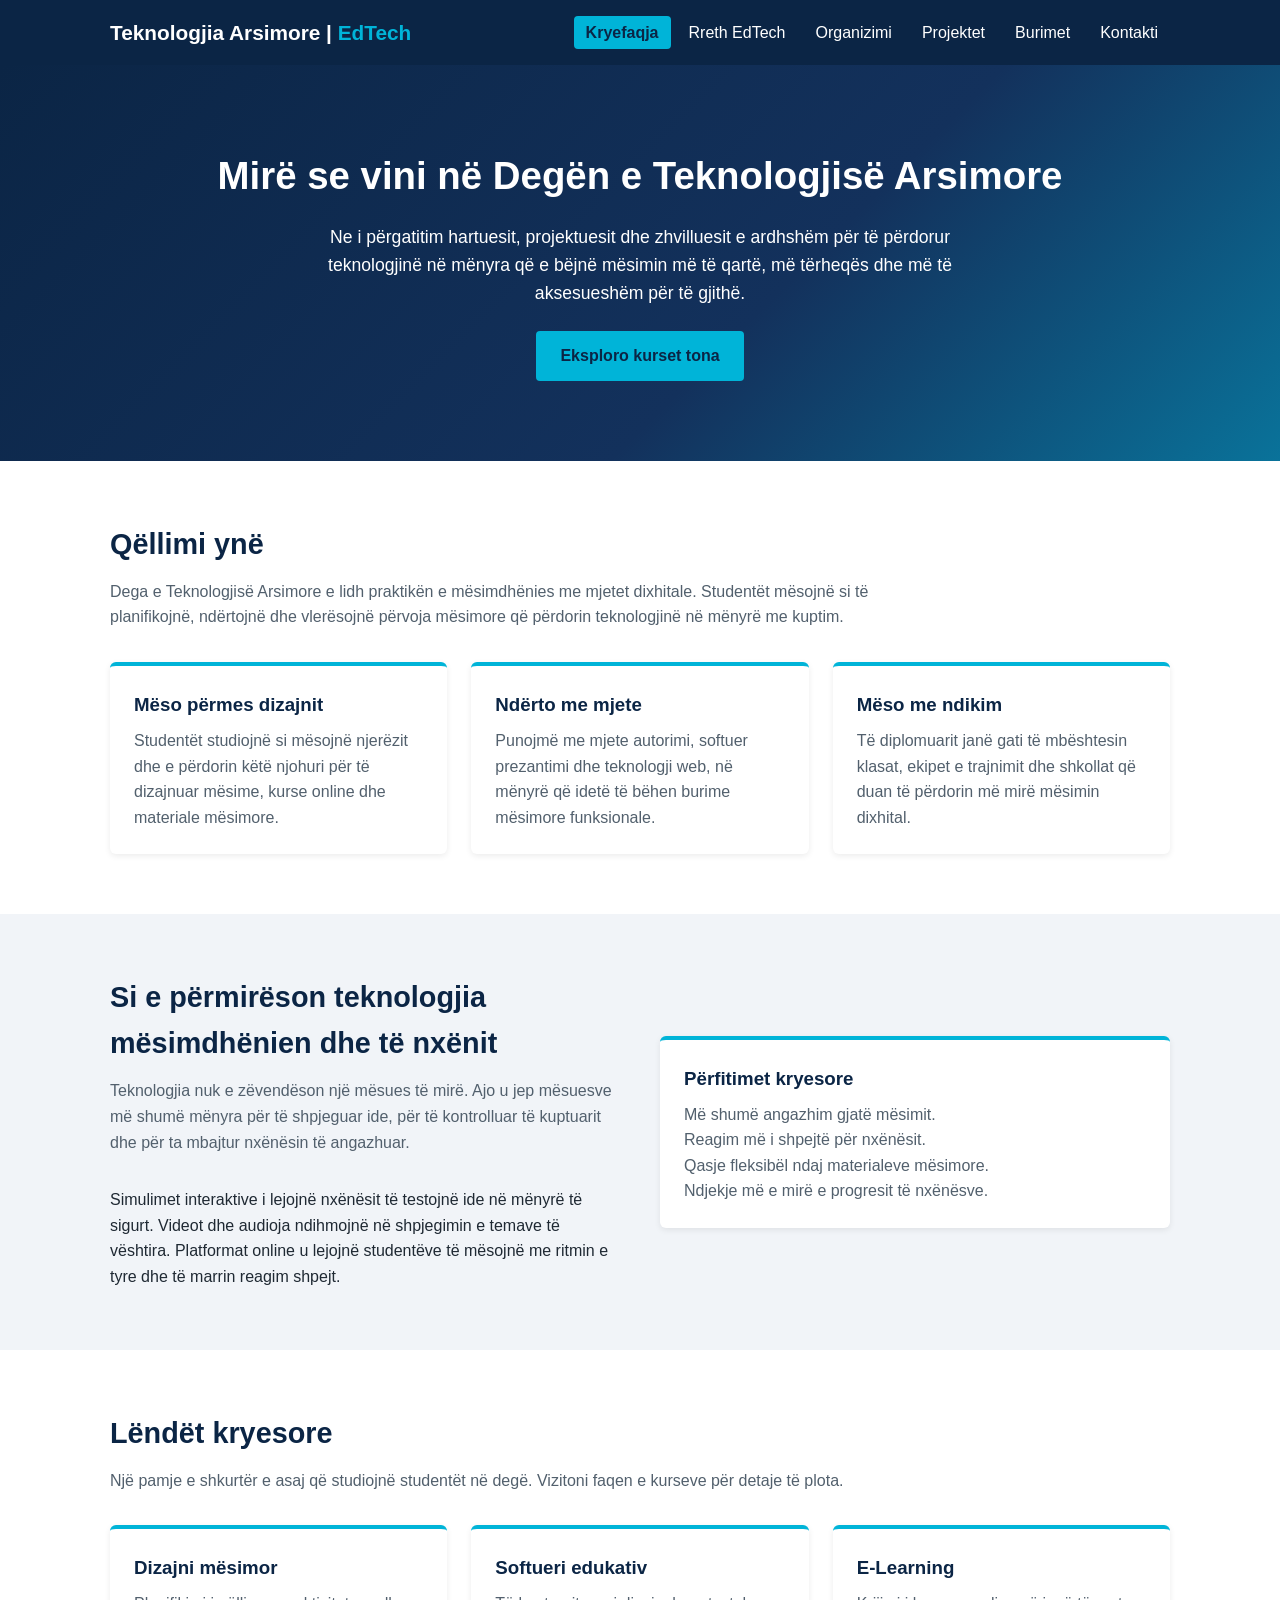
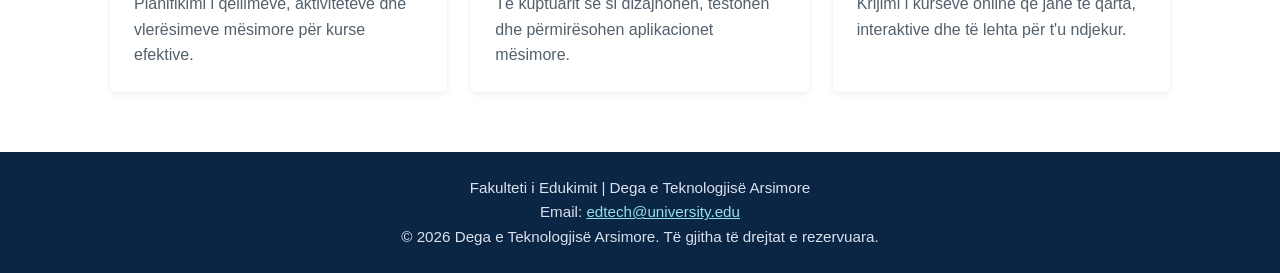
<file: index.html>
<!DOCTYPE html>
<html lang="sq">
<head>
  <meta charset="UTF-8">
  <meta name="viewport" content="width=device-width, initial-scale=1.0">
  <title>Kryefaqja | Teknologjia Arsimore | EdTech</title>
  <link rel="stylesheet" href="style.css">
</head>
<body>

  <!-- Shiriti i navigimit -->
  <header class="site-header">
    <nav class="navbar">
      <a href="index.html" class="site-title">Teknologjia Arsimore | <span>EdTech</span></a>
      <ul class="nav-links">
        <li><a href="index.html" class="active">Kryefaqja</a></li>
        <li><a href="about.html">Rreth EdTech</a></li>
        <li><a href="programi.html">Organizimi</a></li>
        <li><a href="projects.html">Projektet</a></li>
        <li><a href="resources.html">Burimet</a></li>
        <li><a href="contact.html">Kontakti</a></li>
      </ul>
    </nav>
  </header>

  <main>

   
    <section class="hero">
      <h1>Mirë se vini në Degën e Teknologjisë Arsimore</h1>
      <p>
        Ne i përgatitim hartuesit, projektuesit dhe zhvilluesit e ardhshëm për të
        përdorur teknologjinë në mënyra që e bëjnë mësimin më të qartë, më tërheqës
        dhe më të aksesueshëm për të gjithë.
      </p>
      <a href="courses.html" class="button">Eksploro kurset tona</a>
    </section>

    
    <section class="section">
      <div class="container">
        <h2 class="section-title">Qëllimi ynë</h2>
        <p class="section-intro">
          Dega e Teknologjisë Arsimore e lidh praktikën e mësimdhënies me mjetet dixhitale.
          Studentët mësojnë si të planifikojnë, ndërtojnë dhe vlerësojnë përvoja mësimore
          që përdorin teknologjinë në mënyrë me kuptim.
        </p>

        <div class="card-grid">
          <div class="card">
            <h3>Mëso përmes dizajnit</h3>
            <p>
              Studentët studiojnë si mësojnë njerëzit dhe e përdorin këtë njohuri
              për të dizajnuar mësime, kurse online dhe materiale mësimore.
            </p>
          </div>
          <div class="card">
            <h3>Ndërto me mjete</h3>
            <p>
              Punojmë me mjete autorimi, softuer prezantimi dhe teknologji web,
              në mënyrë që idetë të bëhen burime mësimore funksionale.
            </p>
          </div>
          <div class="card">
            <h3>Mëso me ndikim</h3>
            <p>
              Të diplomuarit janë gati të mbështesin klasat, ekipet e trajnimit
              dhe shkollat që duan të përdorin më mirë mësimin dixhital.
            </p>
          </div>
        </div>
      </div>
    </section>


    <section class="section section-gray">
      <div class="container split">
        <div>
          <h2 class="section-title">Si e përmirëson teknologjia mësimdhënien dhe të nxënit</h2>
          <p class="section-intro">
            Teknologjia nuk e zëvendëson një mësues të mirë. Ajo u jep mësuesve
            më shumë mënyra për të shpjeguar ide, për të kontrolluar të kuptuarit
            dhe për ta mbajtur nxënësin të angazhuar.
          </p>
          <p>
            Simulimet interaktive i lejojnë nxënësit të testojnë ide në mënyrë të sigurt.
            Videot dhe audioja ndihmojnë në shpjegimin e temave të vështira. Platformat
            online u lejojnë studentëve të mësojnë me ritmin e tyre dhe të marrin
            reagim shpejt.
          </p>
        </div>
        <div class="card">
          <h3>Përfitimet kryesore</h3>
          <p>Më shumë angazhim gjatë mësimit.</p>
          <p>Reagim më i shpejtë për nxënësit.</p>
          <p>Qasje fleksibël ndaj materialeve mësimore.</p>
          <p>Ndjekje më e mirë e progresit të nxënësve.</p>
        </div>
      </div>
    </section>

    <!-- Pamje e lëndëve -->
    <section class="section">
      <div class="container">
        <h2 class="section-title">Lëndët kryesore</h2>
        <p class="section-intro">
          Një pamje e shkurtër e asaj që studiojnë studentët në degë.
          Vizitoni faqen e kurseve për detaje të plota.
        </p>

        <div class="card-grid">
          <div class="card">
            <h3>Dizajni mësimor</h3>
            <p>Planifikimi i qëllimeve, aktiviteteve dhe vlerësimeve mësimore për kurse efektive.</p>
          </div>
          <div class="card">
            <h3>Softueri edukativ</h3>
            <p>Të kuptuarit se si dizajnohen, testohen dhe përmirësohen aplikacionet mësimore.</p>
          </div>
          <div class="card">
            <h3>E-Learning</h3>
            <p>Krijimi i kurseve online që janë të qarta, interaktive dhe të lehta për t'u ndjekur.</p>
          </div>
        </div>
      </div>
    </section>

  </main>

  
  <footer class="site-footer">
    <p>Fakulteti i Edukimit | Dega e Teknologjisë Arsimore</p>
    <p>Email: <a href="mailto:edtech@university.edu">edtech@university.edu</a></p>
    <p>&copy; 2026 Dega e Teknologjisë Arsimore. Të gjitha të drejtat e rezervuara.</p>
  </footer>

</body>
</html>
</file>
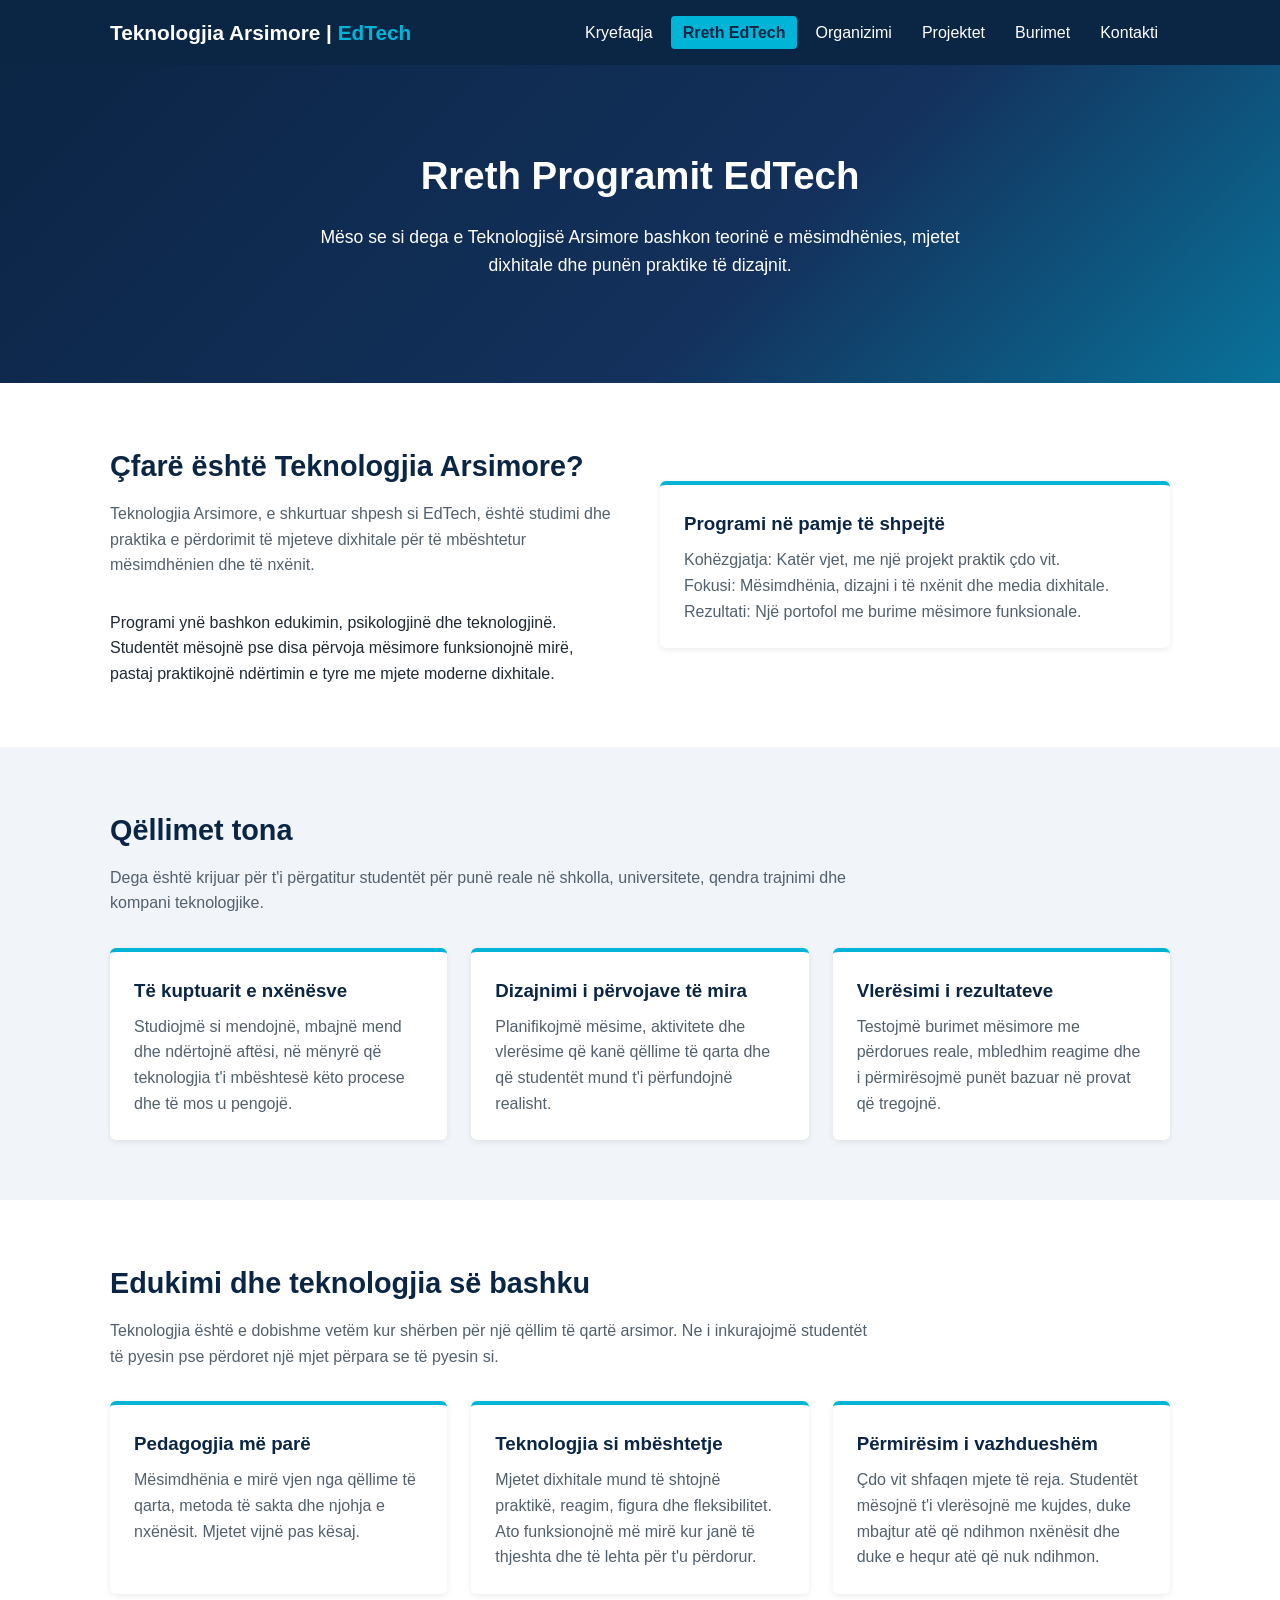
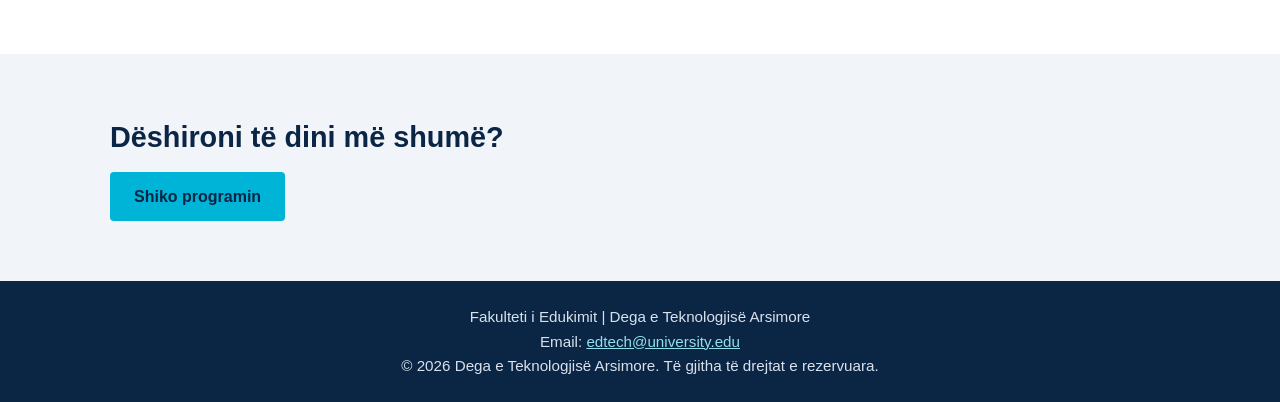
<file: about.html>
<!DOCTYPE html>
<html lang="sq">
<head>
  <meta charset="UTF-8">
  <meta name="viewport" content="width=device-width, initial-scale=1.0">
  <title>Rreth EdTech | Teknologjia Arsimore | EdTech</title>
  <link rel="stylesheet" href="style.css">
</head>
<body>

  <header class="site-header">
    <nav class="navbar">
      <a href="index.html" class="site-title">Teknologjia Arsimore | <span>EdTech</span></a>
      <ul class="nav-links">
        <li><a href="index.html">Kryefaqja</a></li>
        <li><a href="about.html" class="active">Rreth EdTech</a></li>
        <li><a href="programi.html">Organizimi</a></li>
        <li><a href="projects.html">Projektet</a></li>
        <li><a href="resources.html">Burimet</a></li>
        <li><a href="contact.html">Kontakti</a></li>
      </ul>
    </nav>
  </header>

  <main>

    <section class="hero">
      <h1>Rreth Programit EdTech</h1>
      <p>
        Mëso se si dega e Teknologjisë Arsimore bashkon teorinë e mësimdhënies,
        mjetet dixhitale dhe punën praktike të dizajnit.
      </p>
    </section>

    <section class="section">
      <div class="container split">
        <div>
          <h2 class="section-title">Çfarë është Teknologjia Arsimore?</h2>
          <p class="section-intro">
            Teknologjia Arsimore, e shkurtuar shpesh si EdTech, është studimi dhe
            praktika e përdorimit të mjeteve dixhitale për të mbështetur mësimdhënien
            dhe të nxënit.
          </p>
          <p>
            Programi ynë bashkon edukimin, psikologjinë dhe teknologjinë. Studentët
            mësojnë pse disa përvoja mësimore funksionojnë mirë, pastaj praktikojnë
            ndërtimin e tyre me mjete moderne dixhitale.
          </p>
        </div>
        <div class="card">
          <h3>Programi në pamje të shpejtë</h3>
          <p>Kohëzgjatja: Katër vjet, me një projekt praktik çdo vit.</p>
          <p>Fokusi: Mësimdhënia, dizajni i të nxënit dhe media dixhitale.</p>
          <p>Rezultati: Një portofol me burime mësimore funksionale.</p>
        </div>
      </div>
    </section>

    <section class="section section-gray">
      <div class="container">
        <h2 class="section-title">Qëllimet tona</h2>
        <p class="section-intro">
          Dega është krijuar për t'i përgatitur studentët për punë reale në shkolla,
          universitete, qendra trajnimi dhe kompani teknologjike.
        </p>

        <div class="card-grid">
          <div class="card">
            <h3>Të kuptuarit e nxënësve</h3>
            <p>
              Studiojmë si mendojnë, mbajnë mend dhe ndërtojnë aftësi, në mënyrë
              që teknologjia t'i mbështesë këto procese dhe të mos u pengojë.
            </p>
          </div>
          <div class="card">
            <h3>Dizajnimi i përvojave të mira</h3>
            <p>
              Planifikojmë mësime, aktivitete dhe vlerësime që kanë qëllime të qarta
              dhe që studentët mund t'i përfundojnë realisht.
            </p>
          </div>
          <div class="card">
            <h3>Vlerësimi i rezultateve</h3>
            <p>
              Testojmë burimet mësimore me përdorues reale, mbledhim reagime dhe
              i përmirësojmë punët bazuar në provat që tregojnë.
            </p>
          </div>
        </div>
      </div>
    </section>

    <section class="section">
      <div class="container">
        <h2 class="section-title">Edukimi dhe teknologjia së bashku</h2>
        <p class="section-intro">
          Teknologjia është e dobishme vetëm kur shërben për një qëllim të qartë arsimor.
          Ne i inkurajojmë studentët të pyesin pse përdoret një mjet përpara se të pyesin si.
        </p>

        <div class="card-grid">
          <div class="card">
            <h3>Pedagogjia më parë</h3>
            <p>
              Mësimdhënia e mirë vjen nga qëllime të qarta, metoda të sakta dhe njohja
              e nxënësit. Mjetet vijnë pas kësaj.
            </p>
          </div>
          <div class="card">
            <h3>Teknologjia si mbështetje</h3>
            <p>
              Mjetet dixhitale mund të shtojnë praktikë, reagim, figura dhe fleksibilitet.
              Ato funksionojnë më mirë kur janë të thjeshta dhe të lehta për t'u përdorur.
            </p>
          </div>
          <div class="card">
            <h3>Përmirësim i vazhdueshëm</h3>
            <p>
              Çdo vit shfaqen mjete të reja. Studentët mësojnë t'i vlerësojnë me kujdes,
              duke mbajtur atë që ndihmon nxënësit dhe duke e hequr atë që nuk ndihmon.
            </p>
          </div>
        </div>
      </div>
    </section>

    <section class="section section-gray">
      <div class="container">
        <h2 class="section-title">Dëshironi të dini më shumë?</h2>
        
        <a href="programi.html" class="button">Shiko programin</a>
      </div>
    </section>

  </main>


  <footer class="site-footer">
    <p>Fakulteti i Edukimit | Dega e Teknologjisë Arsimore</p>
    <p>Email: <a href="mailto:edtech@university.edu">edtech@university.edu</a></p>
    <p>&copy; 2026 Dega e Teknologjisë Arsimore. Të gjitha të drejtat e rezervuara.</p>
  </footer>

</body>
</html>
</file>
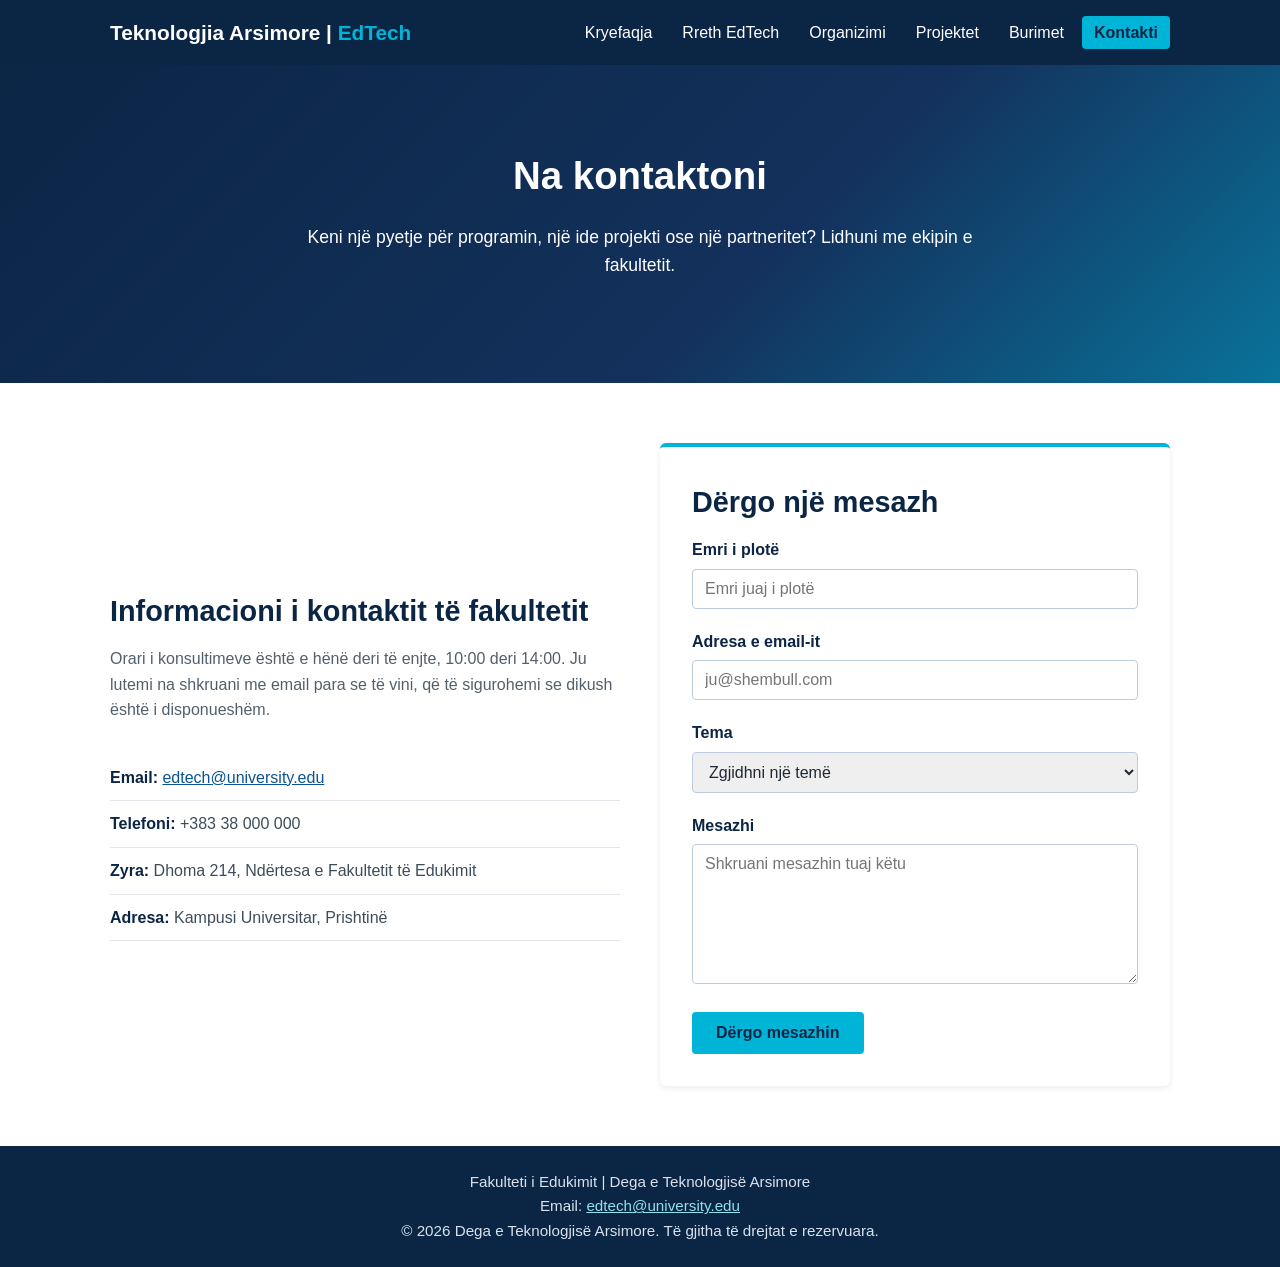
<file: contact.html>
<!DOCTYPE html>
<html lang="sq">
<head>
  <meta charset="UTF-8">
  <meta name="viewport" content="width=device-width, initial-scale=1.0">
  <title>Kontakti | Teknologjia Arsimore | EdTech</title>
  <link rel="stylesheet" href="style.css">
</head>
<body>

  
  <header class="site-header">
    <nav class="navbar">
      <a href="index.html" class="site-title">Teknologjia Arsimore | <span>EdTech</span></a>
      <ul class="nav-links">
        <li><a href="index.html">Kryefaqja</a></li>
        <li><a href="about.html">Rreth EdTech</a></li>
        <li><a href="programi.html">Organizimi</a></li>
        <li><a href="projects.html">Projektet</a></li>
        <li><a href="resources.html">Burimet</a></li>
        <li><a href="contact.html" class="active">Kontakti</a></li>
      </ul>
    </nav>
  </header>

  <main>

  
    <section class="hero">
      <h1>Na kontaktoni</h1>
      <p>
        Keni një pyetje për programin, një ide projekti ose një partneritet?
        Lidhuni me ekipin e fakultetit.
      </p>
    </section>


    <section class="section">
      <div class="container split">

        <div>
          <h2 class="section-title">Informacioni i kontaktit të fakultetit</h2>
          <p class="section-intro">
            Orari i konsultimeve është e hënë deri të enjte, 10:00 deri 14:00. Ju lutemi
            na shkruani me email para se të vini, që të sigurohemi se dikush është i disponueshëm.
          </p>

          <ul class="contact-list">
            
            <li><strong>Email:</strong> <a href="mailto:edtech@university.edu">edtech@university.edu</a></li>
            <li><strong>Telefoni:</strong> +383 38 000 000</li>
            <li><strong>Zyra:</strong> Dhoma 214, Ndërtesa e Fakultetit të Edukimit</li>
            <li><strong>Adresa:</strong> Kampusi Universitar, Prishtinë</li>
          </ul>
        </div>

        <div class="form-box">
          <h2 class="section-title">Dërgo një mesazh</h2>

          <form action="contact.html" method="post">

            <div class="form-group">
              <label for="full-name">Emri i plotë</label>
              <input type="text" id="full-name" name="full_name" placeholder="Emri juaj i plotë" required>
            </div>

            <div class="form-group">
              <label for="email">Adresa e email-it</label>
              <input type="email" id="email" name="email" placeholder="ju@shembull.com" required>
            </div>

            <div class="form-group">
              <label for="topic">Tema</label>
              <select id="topic" name="topic">
                <option value="">Zgjidhni një temë</option>
                <option value="admissions">Pranimi</option>
                <option value="projects">Partneritet për projekte</option>
                <option value="other">Tjetër</option>
              </select>
            </div>

            <div class="form-group">
              <label for="message">Mesazhi</label>
              <textarea id="message" name="message" placeholder="Shkruani mesazhin tuaj këtu" required></textarea>
            </div>

            <button type="submit" class="button">Dërgo mesazhin</button>

          </form>
        </div>

      </div>
    </section>

  </main>

 
  <footer class="site-footer">
    <p>Fakulteti i Edukimit | Dega e Teknologjisë Arsimore</p>
    <p>Email: <a href="mailto:edtech@university.edu">edtech@university.edu</a></p>
    <p>&copy; 2026 Dega e Teknologjisë Arsimore. Të gjitha të drejtat e rezervuara.</p>
  </footer>

</body>
</html>
</file>
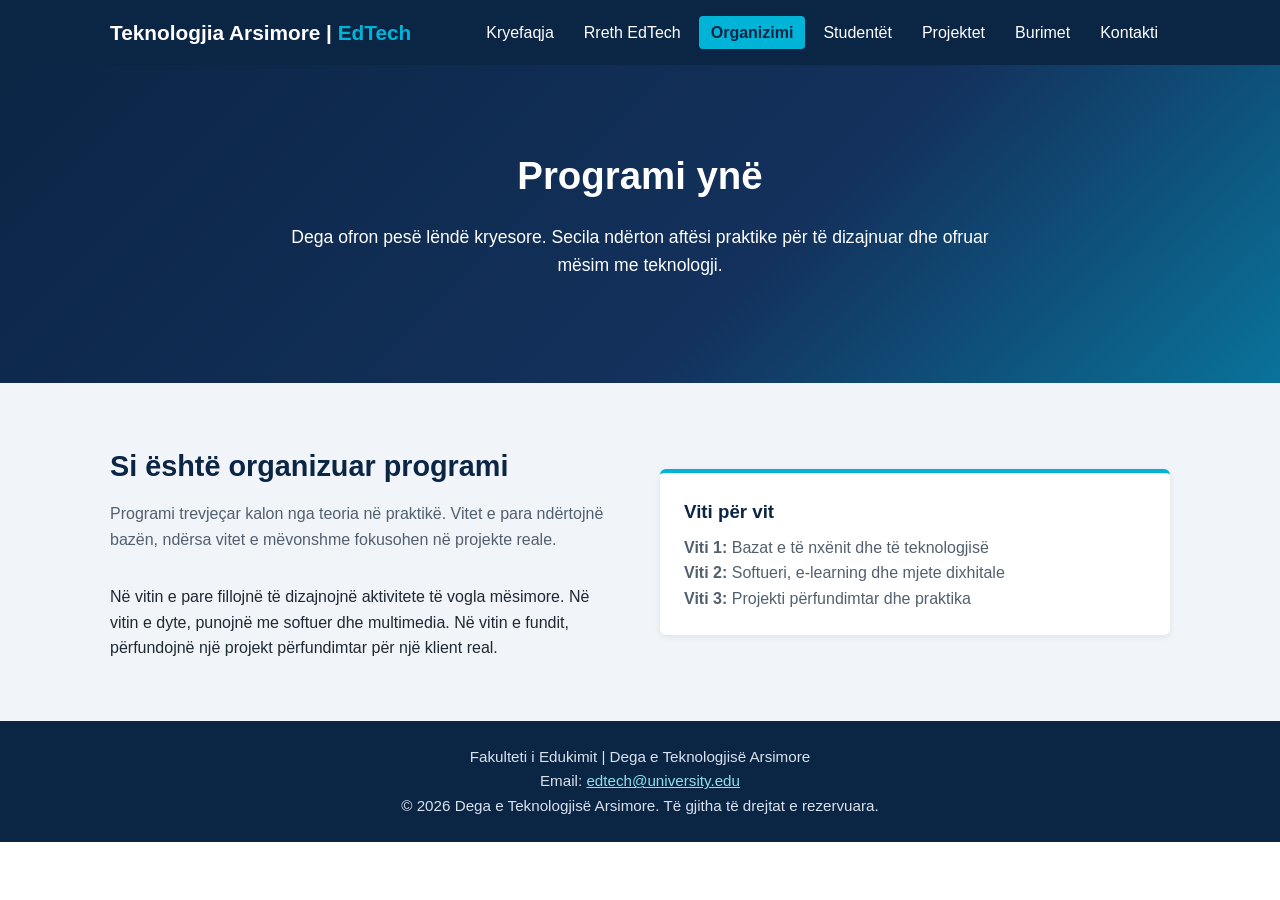
<file: programi.html>
<!DOCTYPE html>
<html lang="sq">
<head>
  <meta charset="UTF-8">
  <meta name="viewport" content="width=device-width, initial-scale=1.0">
  <title>Organizimi | Teknologjia Arsimore | EdTech</title>
  <link rel="stylesheet" href="style.css">
</head>
<body>

  <header class="site-header">
    <nav class="navbar">
      <a href="index.html" class="site-title">Teknologjia Arsimore | <span>EdTech</span></a>
      <ul class="nav-links">
        <li><a href="index.html">Kryefaqja</a></li>
        <li><a href="about.html">Rreth EdTech</a></li>
        <li><a href="programi.html" class="active">Organizimi</a></li>
        <li><a href="students.html">Studentët</a></li>
        <li><a href="projects.html">Projektet</a></li>
        <li><a href="resources.html">Burimet</a></li>
        <li><a href="contact.html">Kontakti</a></li>
      </ul>
    </nav>
  </header>

  <main>

    <section class="hero">
      <h1>Programi ynë</h1>
      <p>
        Dega ofron pesë lëndë kryesore. Secila ndërton aftësi praktike për të
        dizajnuar dhe ofruar mësim me teknologji.
      </p>
    </section>

    

    <section class="section section-gray">
      <div class="container split">
        <div>
          <h2 class="section-title">Si është organizuar programi</h2>
          <p class="section-intro">
            Programi trevjeçar kalon nga teoria në praktikë. Vitet e para ndërtojnë
            bazën, ndërsa vitet e mëvonshme fokusohen në projekte reale.
          </p>
          <p>
            Në vitin e pare fillojnë të dizajnojnë
            aktivitete të vogla mësimore. Në vitin e dyte, punojnë me softuer dhe
            multimedia. Në vitin e fundit, përfundojnë një projekt përfundimtar për
            një klient real.
          </p>
        </div>
        <div class="card">
          <h3>Viti për vit</h3>
          <p><strong>Viti 1:</strong> Bazat e të nxënit dhe të teknologjisë</p>
          <p><strong>Viti 2:</strong> Softueri, e-learning dhe mjete dixhitale</p>
          <p><strong>Viti 3:</strong> Projekti përfundimtar dhe praktika</p>
        </div>
      </div>
    </section>

  </main>

  <footer class="site-footer">
    <p>Fakulteti i Edukimit | Dega e Teknologjisë Arsimore</p>
    <p>Email: <a href="mailto:edtech@university.edu">edtech@university.edu</a></p>
    <p>&copy; 2026 Dega e Teknologjisë Arsimore. Të gjitha të drejtat e rezervuara.</p>
  </footer>

</body>
</html>
</file>
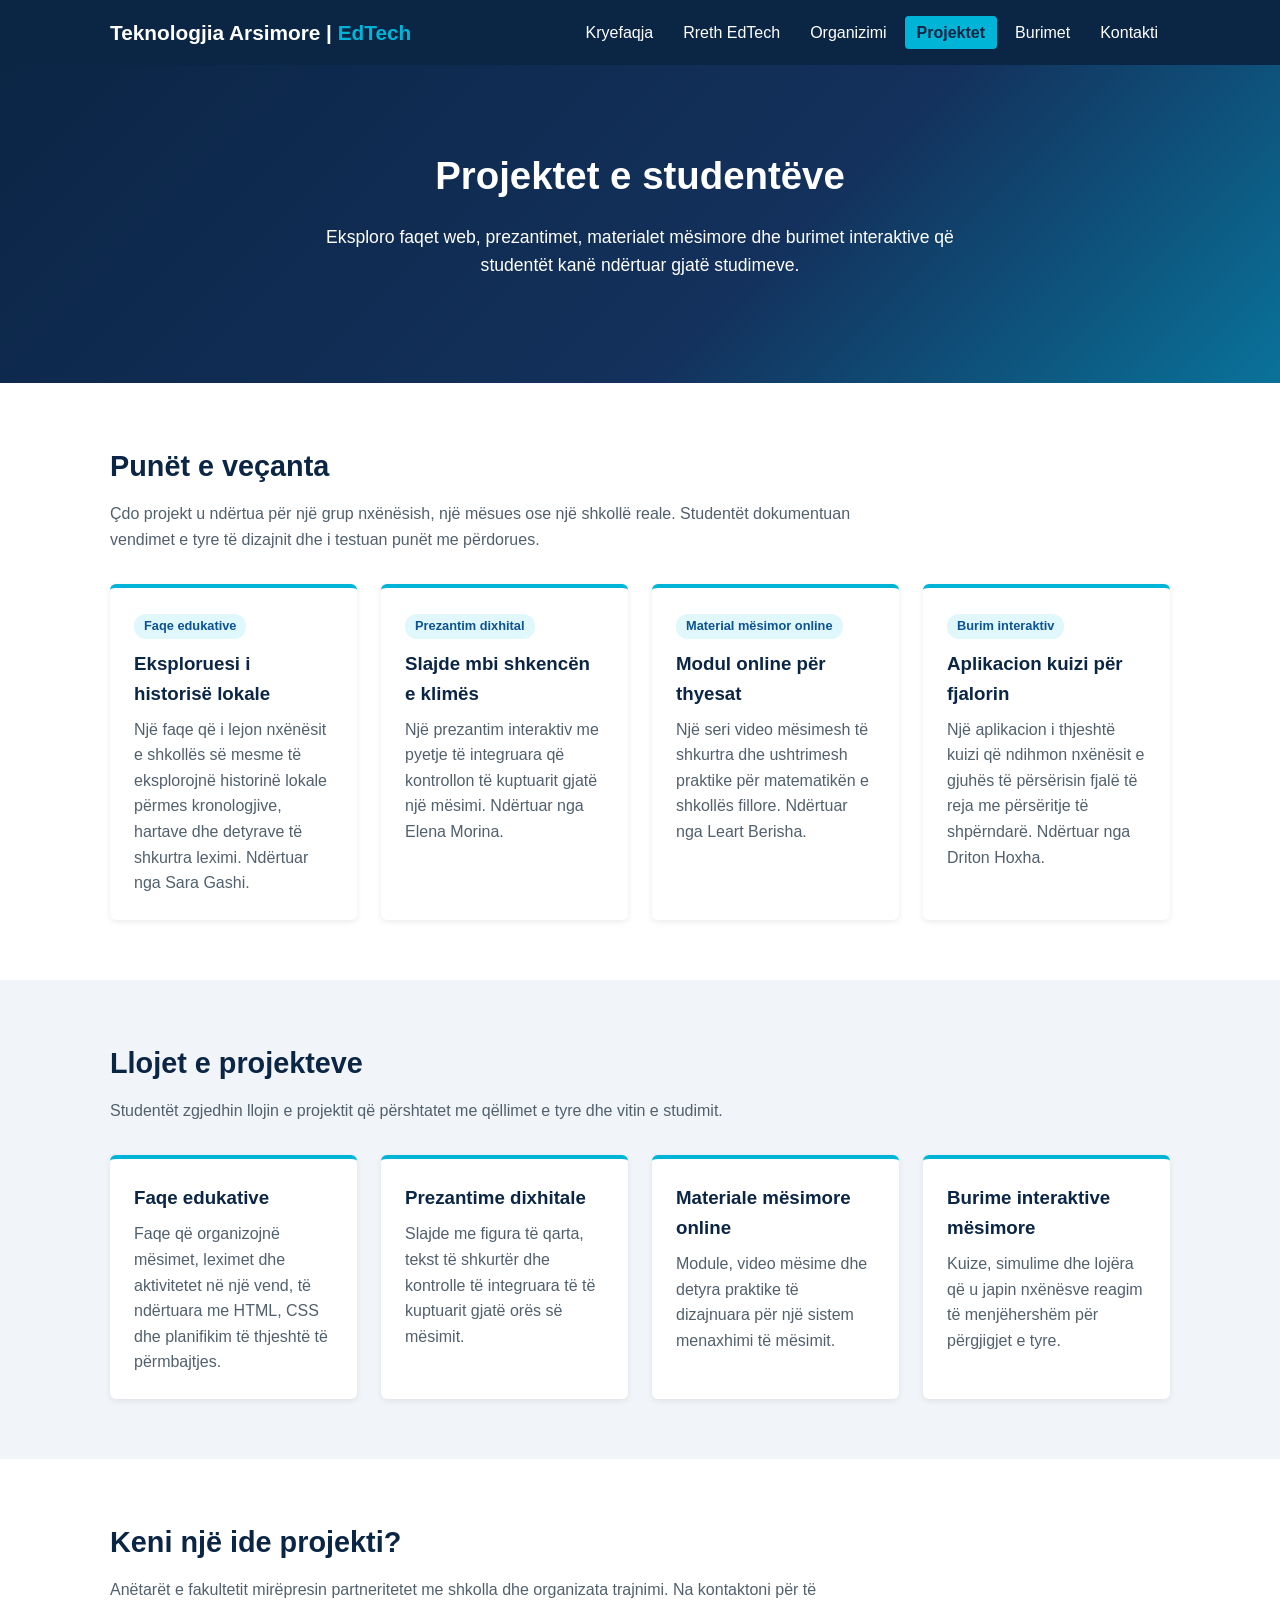
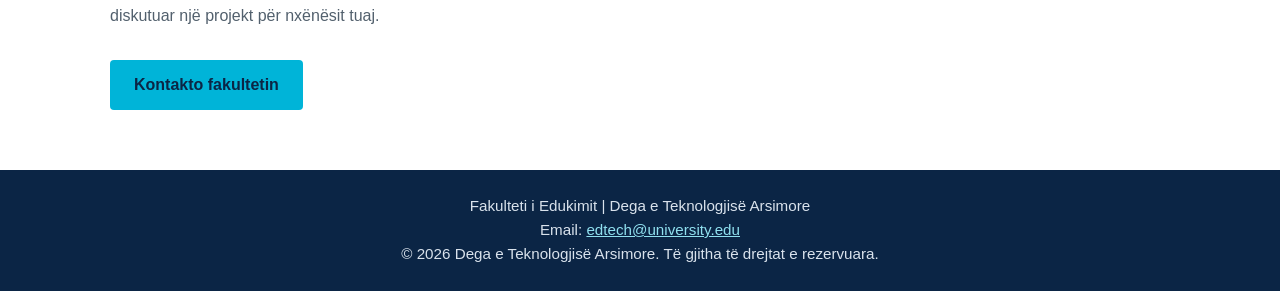
<file: projects.html>
<!DOCTYPE html>
<html lang="sq">
<head>
  <meta charset="UTF-8">
  <meta name="viewport" content="width=device-width, initial-scale=1.0">
  <title>Projektet | Teknologjia Arsimore | EdTech</title>
  <link rel="stylesheet" href="style.css">
</head>
<body>

  <header class="site-header">
    <nav class="navbar">
      <a href="index.html" class="site-title">Teknologjia Arsimore | <span>EdTech</span></a>
      <ul class="nav-links">
        <li><a href="index.html">Kryefaqja</a></li>
        <li><a href="about.html">Rreth EdTech</a></li>
        <li><a href="programi.html">Organizimi</a></li>
        <li><a href="projects.html" class="active">Projektet</a></li>
        <li><a href="resources.html">Burimet</a></li>
        <li><a href="contact.html">Kontakti</a></li>
      </ul>
    </nav>
  </header>

  <main>

    <!-- Banderola e faqes -->
    <section class="hero">
      <h1>Projektet e studentëve</h1>
      <p>
        Eksploro faqet web, prezantimet, materialet mësimore dhe burimet interaktive
        që studentët kanë ndërtuar gjatë studimeve.
      </p>
    </section>

    <!-- Pamje paraprake e projekteve -->
    <section class="section">
      <div class="container">
        <h2 class="section-title">Punët e veçanta</h2>
        <p class="section-intro">
          Çdo projekt u ndërtua për një grup nxënësish, një mësues ose një shkollë reale.
          Studentët dokumentuan vendimet e tyre të dizajnit dhe i testuan punët me përdorues.
        </p>

        <div class="card-grid">
          <div class="card">
            <span class="tag">Faqe edukative</span>
            <h3>Eksploruesi i historisë lokale</h3>
            <p>
              Një faqe që i lejon nxënësit e shkollës së mesme të eksplorojnë historinë
              lokale përmes kronologjive, hartave dhe detyrave të shkurtra leximi.
              Ndërtuar nga Sara Gashi.
            </p>
          </div>
          <div class="card">
            <span class="tag">Prezantim dixhital</span>
            <h3>Slajde mbi shkencën e klimës</h3>
            <p>
              Një prezantim interaktiv me pyetje të integruara që kontrollon të kuptuarit
              gjatë një mësimi. Ndërtuar nga Elena Morina.
            </p>
          </div>
          <div class="card">
            <span class="tag">Material mësimor online</span>
            <h3>Modul online për thyesat</h3>
            <p>
              Një seri video mësimesh të shkurtra dhe ushtrimesh praktike për matematikën
              e shkollës fillore. Ndërtuar nga Leart Berisha.
            </p>
          </div>
          <div class="card">
            <span class="tag">Burim interaktiv</span>
            <h3>Aplikacion kuizi për fjalorin</h3>
            <p>
              Një aplikacion i thjeshtë kuizi që ndihmon nxënësit e gjuhës të përsërisin
              fjalë të reja me përsëritje të shpërndarë. Ndërtuar nga Driton Hoxha.
            </p>
          </div>
        </div>
      </div>
    </section>

    <section class="section section-gray">
      <div class="container">
        <h2 class="section-title">Llojet e projekteve</h2>
        <p class="section-intro">
          Studentët zgjedhin llojin e projektit që përshtatet me qëllimet e tyre
          dhe vitin e studimit.
        </p>

        <div class="card-grid">
          <div class="card">
            <h3>Faqe edukative</h3>
            <p>
              Faqe që organizojnë mësimet, leximet dhe aktivitetet në një vend,
              të ndërtuara me HTML, CSS dhe planifikim të thjeshtë të përmbajtjes.
            </p>
          </div>
          <div class="card">
            <h3>Prezantime dixhitale</h3>
            <p>
              Slajde me figura të qarta, tekst të shkurtër dhe kontrolle të integruara
              të të kuptuarit gjatë orës së mësimit.
            </p>
          </div>
          <div class="card">
            <h3>Materiale mësimore online</h3>
            <p>
              Module, video mësime dhe detyra praktike të dizajnuara për një sistem
              menaxhimi të mësimit.
            </p>
          </div>
          <div class="card">
            <h3>Burime interaktive mësimore</h3>
            <p>
              Kuize, simulime dhe lojëra që u japin nxënësve reagim të menjëhershëm
              për përgjigjet e tyre.
            </p>
          </div>
        </div>
      </div>
    </section>

    <section class="section">
      <div class="container">
        <h2 class="section-title">Keni një ide projekti?</h2>
        <p class="section-intro">
          Anëtarët e fakultetit mirëpresin partneritetet me shkolla dhe organizata trajnimi.
          Na kontaktoni për të diskutuar një projekt për nxënësit tuaj.
        </p>
        <a href="contact.html" class="button">Kontakto fakultetin</a>
      </div>
    </section>

  </main>

  <footer class="site-footer">
    <p>Fakulteti i Edukimit | Dega e Teknologjisë Arsimore</p>
    <p>Email: <a href="mailto:edtech@university.edu">edtech@university.edu</a></p>
    <p>&copy; 2026 Dega e Teknologjisë Arsimore. Të gjitha të drejtat e rezervuara.</p>
  </footer>

</body>
</html>
</file>
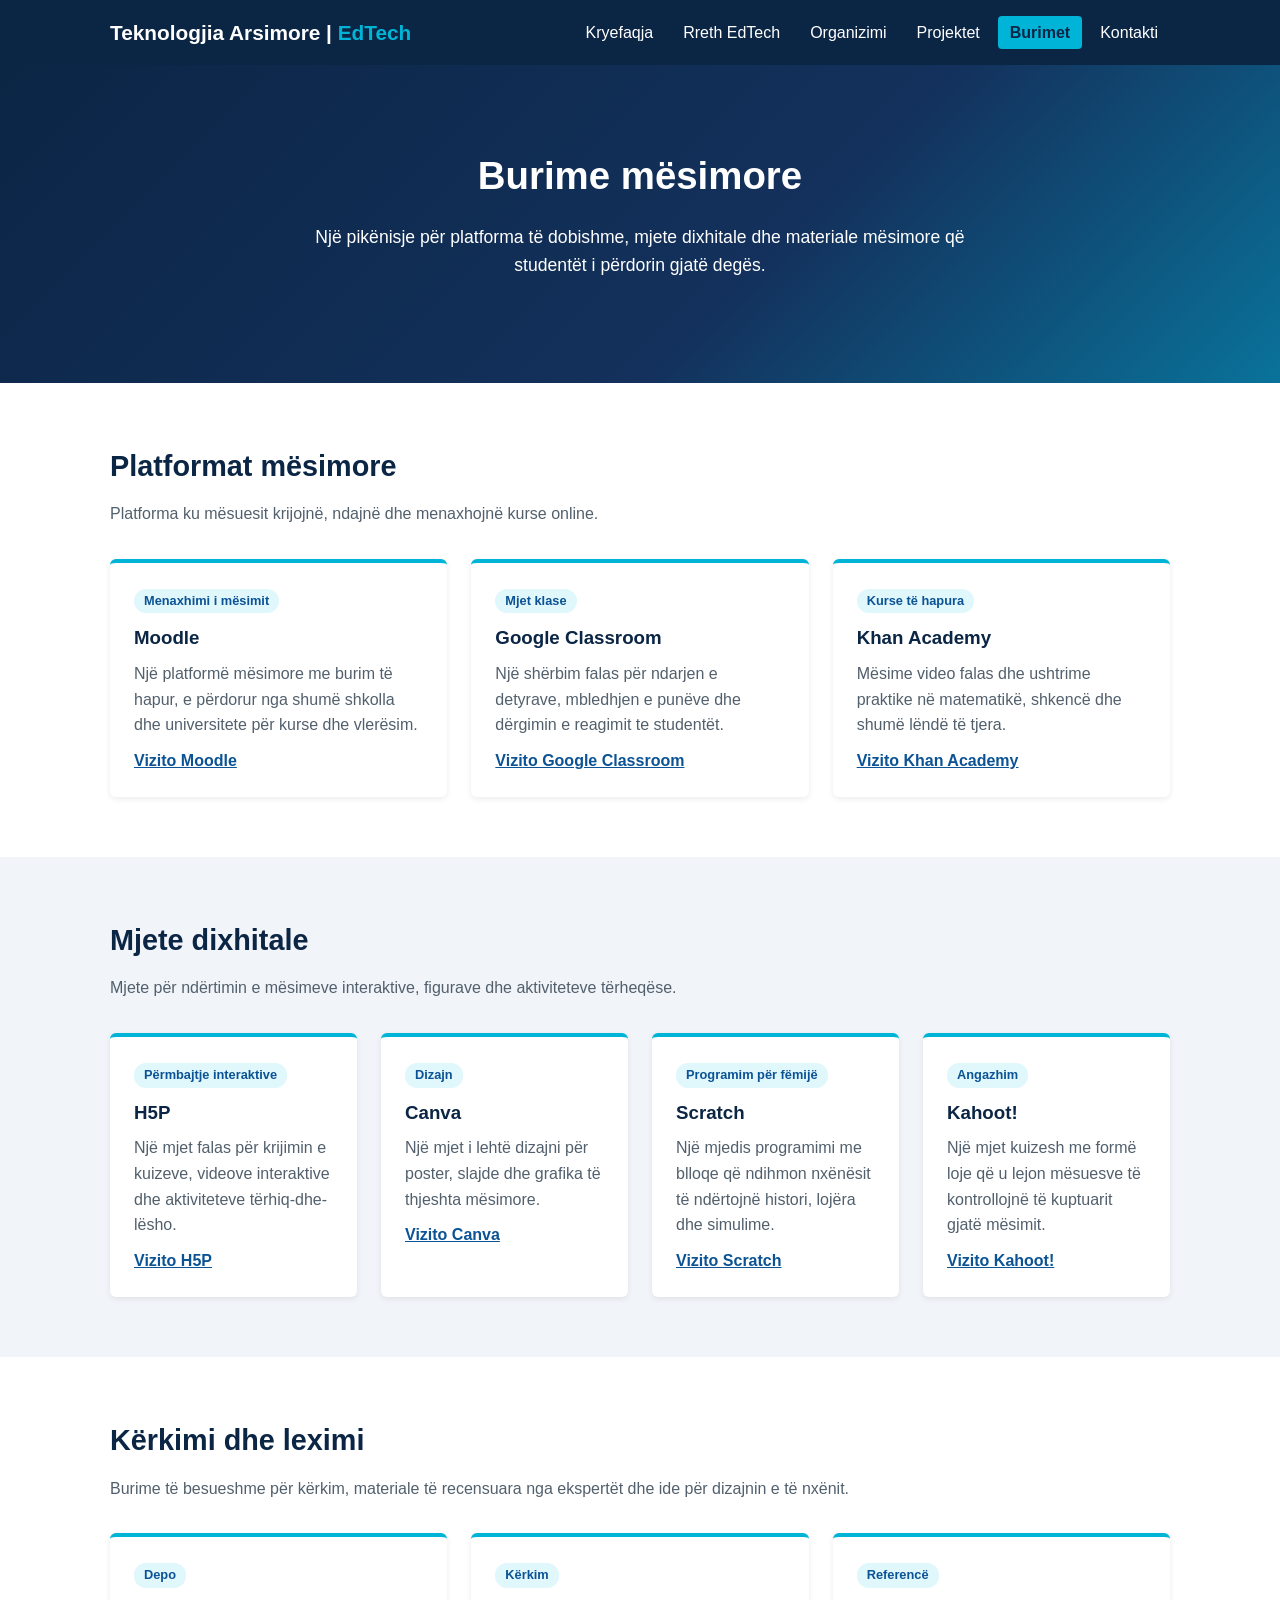
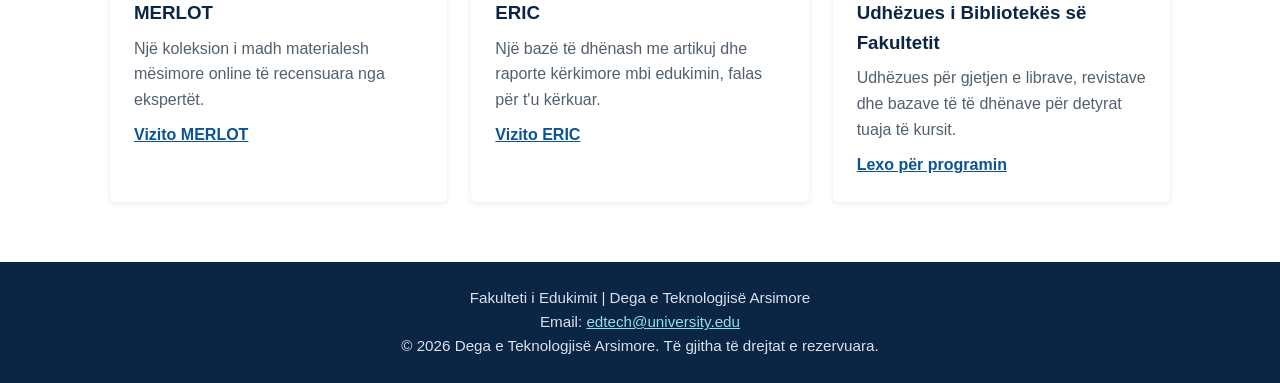
<file: resources.html>
<!DOCTYPE html>
<html lang="sq">
<head>
  <meta charset="UTF-8">
  <meta name="viewport" content="width=device-width, initial-scale=1.0">
  <title>Burimet | Teknologjia Arsimore | EdTech</title>
  <link rel="stylesheet" href="style.css">
</head>
<body>

  <header class="site-header">
    <nav class="navbar">
      <a href="index.html" class="site-title">Teknologjia Arsimore | <span>EdTech</span></a>
      <ul class="nav-links">
        <li><a href="index.html">Kryefaqja</a></li>
        <li><a href="about.html">Rreth EdTech</a></li>
        <li><a href="programi.html">Organizimi</a></li>
        <li><a href="projects.html">Projektet</a></li>
        <li><a href="resources.html" class="active">Burimet</a></li>
        <li><a href="contact.html">Kontakti</a></li>
      </ul>
    </nav>
  </header>

  <main>

    <section class="hero">
      <h1>Burime mësimore</h1>
      <p>
        Një pikënisje për platforma të dobishme, mjete dixhitale dhe materiale mësimore
        që studentët i përdorin gjatë degës.
      </p>
    </section>

    <!-- Platformat mësimore -->
    <section class="section">
      <div class="container">
        <h2 class="section-title">Platformat mësimore</h2>
        <p class="section-intro">
          Platforma ku mësuesit krijojnë, ndajnë dhe menaxhojnë kurse online.
        </p>

        <div class="card-grid">
          <div class="card">
            <span class="tag">Menaxhimi i mësimit</span>
            <h3>Moodle</h3>
            <p>Një platformë mësimore me burim të hapur, e përdorur nga shumë shkolla dhe universitete për kurse dhe vlerësim.</p>
            <a href="https://moodle.org" class="card-link">Vizito Moodle</a>
          </div>
          <div class="card">
            <span class="tag">Mjet klase</span>
            <h3>Google Classroom</h3>
            <p>Një shërbim falas për ndarjen e detyrave, mbledhjen e punëve dhe dërgimin e reagimit te studentët.</p>
            <a href="https://classroom.google.com" class="card-link">Vizito Google Classroom</a>
          </div>
          <div class="card">
            <span class="tag">Kurse të hapura</span>
            <h3>Khan Academy</h3>
            <p>Mësime video falas dhe ushtrime praktike në matematikë, shkencë dhe shumë lëndë të tjera.</p>
            <a href="https://www.khanacademy.org" class="card-link">Vizito Khan Academy</a>
          </div>
        </div>
      </div>
    </section>

    <section class="section section-gray">
      <div class="container">
        <h2 class="section-title">Mjete dixhitale</h2>
        <p class="section-intro">
          Mjete për ndërtimin e mësimeve interaktive, figurave dhe aktiviteteve tërheqëse.
        </p>

        <div class="card-grid">
          <div class="card">
            <span class="tag">Përmbajtje interaktive</span>
            <h3>H5P</h3>
            <p>Një mjet falas për krijimin e kuizeve, videove interaktive dhe aktiviteteve tërhiq-dhe-lësho.</p>
            <a href="https://h5p.org" class="card-link">Vizito H5P</a>
          </div>
          <div class="card">
            <span class="tag">Dizajn</span>
            <h3>Canva</h3>
            <p>Një mjet i lehtë dizajni për poster, slajde dhe grafika të thjeshta mësimore.</p>
            <a href="https://www.canva.com" class="card-link">Vizito Canva</a>
          </div>
          <div class="card">
            <span class="tag">Programim për fëmijë</span>
            <h3>Scratch</h3>
            <p>Një mjedis programimi me blloqe që ndihmon nxënësit të ndërtojnë histori, lojëra dhe simulime.</p>
            <a href="https://scratch.mit.edu" class="card-link">Vizito Scratch</a>
          </div>
          <div class="card">
            <span class="tag">Angazhim</span>
            <h3>Kahoot!</h3>
            <p>Një mjet kuizesh me formë loje që u lejon mësuesve të kontrollojnë të kuptuarit gjatë mësimit.</p>
            <a href="https://kahoot.com" class="card-link">Vizito Kahoot!</a>
          </div>
        </div>
      </div>
    </section>

    <section class="section">
      <div class="container">
        <h2 class="section-title">Kërkimi dhe leximi</h2>
        <p class="section-intro">
          Burime të besueshme për kërkim, materiale të recensuara nga ekspertët
          dhe ide për dizajnin e të nxënit.
        </p>

        <div class="card-grid">
          <div class="card">
            <span class="tag">Depo</span>
            <h3>MERLOT</h3>
            <p>Një koleksion i madh materialesh mësimore online të recensuara nga ekspertët.</p>
            <a href="https://www.merlot.org" class="card-link">Vizito MERLOT</a>
          </div>
          <div class="card">
            <span class="tag">Kërkim</span>
            <h3>ERIC</h3>
            <p>Një bazë të dhënash me artikuj dhe raporte kërkimore mbi edukimin, falas për t'u kërkuar.</p>
            <a href="https://eric.ed.gov" class="card-link">Vizito ERIC</a>
          </div>
          <div class="card">
            <span class="tag">Referencë</span>
            <h3>Udhëzues i Bibliotekës së Fakultetit</h3>
            <p>Udhëzues për gjetjen e librave, revistave dhe bazave të të dhënave për detyrat tuaja të kursit.</p>
            <a href="about.html" class="card-link">Lexo për programin</a>
          </div>
        </div>
      </div>
    </section>

  </main>

  <footer class="site-footer">
    <p>Fakulteti i Edukimit | Dega e Teknologjisë Arsimore</p>
    <p>Email: <a href="mailto:edtech@university.edu">edtech@university.edu</a></p>
    <p>&copy; 2026 Dega e Teknologjisë Arsimore. Të gjitha të drejtat e rezervuara.</p>
  </footer>

</body>
</html>
</file>
<file: style.css>
* {
  margin: 0;
  padding: 0;
  box-sizing: border-box;
}

body {
  font-family: Arial, Helvetica, sans-serif;
  line-height: 1.6;
  color: #1f2933;
  background-color: #ffffff;
}

img {
  max-width: 100%;
  display: block;
}

a {
  color: #0b5394;
}

/* ---------- Style i navigimit---------- */

.site-header {
  background-color: #0b2545;
  color: #ffffff;
  position: sticky;
  top: 0;
  z-index: 10;
}

.navbar {
  max-width: 1100px;
  margin: 0 auto;
  padding: 16px 20px;
  display: flex;
  flex-wrap: wrap;
  justify-content: space-between;
  align-items: center;
  gap: 12px;
}

.site-title {
  font-size: 1.3rem;
  font-weight: bold;
  color: #ffffff;
  text-decoration: none;
}

.site-title span {
  color: #00b4d8;
}

.nav-links {
  list-style: none;
  display: flex;
  flex-wrap: wrap;
  gap: 6px;
}

.nav-links a {
  color: #ffffff;
  text-decoration: none;
  padding: 8px 12px;
  border-radius: 4px;
}

.nav-links a:hover {
  background-color: #13315c;
}

/* Lidhja e faqes ku ndodheni merr këtë klasë */
.nav-links a.active {
  background-color: #00b4d8;
  color: #0b2545;
  font-weight: bold;
}

/* ---------- Pjesa e (hero) ---------- */

.hero {
  background: linear-gradient(135deg, #0b2545 0%, #13315c 60%, #00b4d8 140%);
  color: #ffffff;
  padding: 80px 20px;
  text-align: center;
}

.hero h1 {
  font-size: 2.4rem;
  margin-bottom: 16px;
}

.hero p {
  max-width: 700px;
  margin: 0 auto 24px auto;
  font-size: 1.1rem;
}

.button {
  display: inline-block;
  background-color: #00b4d8;
  color: #0b2545;
  padding: 12px 24px;
  border-radius: 4px;
  text-decoration: none;
  font-weight: bold;
  border: none;
  font-size: 1rem;
  font-family: Arial, Helvetica, sans-serif;
  cursor: pointer;
}

.button:hover {
  background-color: #48cae4;
}

/* ---------- Struktura e pergjtihsme ---------- */

.container {
  max-width: 1100px;
  margin: 0 auto;
  padding: 0 20px;
}

.section {
  padding: 60px 0;
}

.section-gray {
  background-color: #f1f4f8;
}

.section-title {
  color: #0b2545;
  font-size: 1.8rem;
  margin-bottom: 12px;
}

.section-intro {
  color: #52606d;
  max-width: 760px;
  margin-bottom: 32px;
}

/* Dy kolona afer njera tjetres per tekste dhe figura */
.split {
  display: grid;
  grid-template-columns: 1fr 1fr;
  gap: 40px;
  align-items: center;
}

/* Kartat informuese -*/

.card-grid {
  display: grid;
  grid-template-columns: repeat(auto-fit, minmax(240px, 1fr));
  gap: 24px;
}

.card {
  background-color: #ffffff;
  border-top: 4px solid #00b4d8;
  border-radius: 6px;
  padding: 24px;
  box-shadow: 0 2px 6px rgba(0, 0, 0, 0.08);
}

.card h3 {
  color: #0b2545;
  margin-bottom: 8px;
}

.card p {
  color: #52606d;
}

/* Etiket e vogel mbi titullin e kartës, si kodi i kursit ose kategoria */
.tag {
  display: inline-block;
  background-color: #e0f7fc;
  color: #0b5394;
  font-size: 0.8rem;
  font-weight: bold;
  padding: 2px 10px;
  border-radius: 12px;
  margin-bottom: 10px;
}

/*  Lidhjet brenda kartave*/

.card-link {
  display: inline-block;
  margin-top: 10px;
  font-weight: bold;
  color: #0b5394;
}

/* Tabelat  */

/*  lejon tabelat e gjera të lëvizin në ekrane te vogla */
.table-wrapper {
  overflow-x: auto;
  background-color: #ffffff;
  border-radius: 6px;
  box-shadow: 0 2px 6px rgba(0, 0, 0, 0.08);
}

table {
  width: 100%;
  border-collapse: collapse;
}

th {
  background-color: #0b2545;
  color: #ffffff;
  text-align: left;
  padding: 14px 16px;
}

td {
  padding: 12px 16px;
  border-bottom: 1px solid #e4e7eb;
  color: #3e4c59;
}

/* Çdo rresht i dyt ka sfond thirt per dallim t'leximit */
tbody tr:nth-child(even) {
  background-color: #f1f4f8;
}

/* - Formulari i kontaktit*/

.form-box {
  background-color: #ffffff;
  border-radius: 6px;
  padding: 32px;
  box-shadow: 0 2px 6px rgba(0, 0, 0, 0.08);
  border-top: 4px solid #00b4d8;
}

.form-group {
  margin-bottom: 20px;
}

label {
  display: block;
  font-weight: bold;
  color: #0b2545;
  margin-bottom: 6px;
}

input,
select,
textarea {
  width: 100%;
  padding: 10px 12px;
  border: 1px solid #bcccdc;
  border-radius: 4px;
  font-size: 1rem;
  font-family: Arial, Helvetica, sans-serif;
  color: #1f2933;
}

textarea {
  min-height: 140px;
  resize: vertical;
}

input:focus,
select:focus,
textarea:focus {
  outline: 2px solid #00b4d8;
  border-color: #00b4d8;
}

/*Të dhënat e kontaktit */

.contact-list {
  list-style: none;
}

.contact-list li {
  padding: 10px 0;
  border-bottom: 1px solid #e4e7eb;
  color: #3e4c59;
}

.contact-list strong {
  color: #0b2545;
}

/* Footer -*/

.site-footer {
  background-color: #0b2545;
  color: #d9e2ec;
  text-align: center;
  padding: 24px 20px;
  font-size: 0.95rem;
}

.site-footer a {
  color: #90e0ef;
}
/* Per ta bere responsiv ne te gjitha pjisjet -*/

@media (max-width: 700px) {
  .navbar {
    flex-direction: column;
  }

  .nav-links {
    justify-content: center;
  }

  .hero {
    padding: 50px 20px;
  }

  .hero h1 {
    font-size: 1.8rem;
  }

  .split {
    grid-template-columns: 1fr;
  }

  .section {
    padding: 40px 0;
  }

  .form-box {
    padding: 20px;
  }
}
</file>
